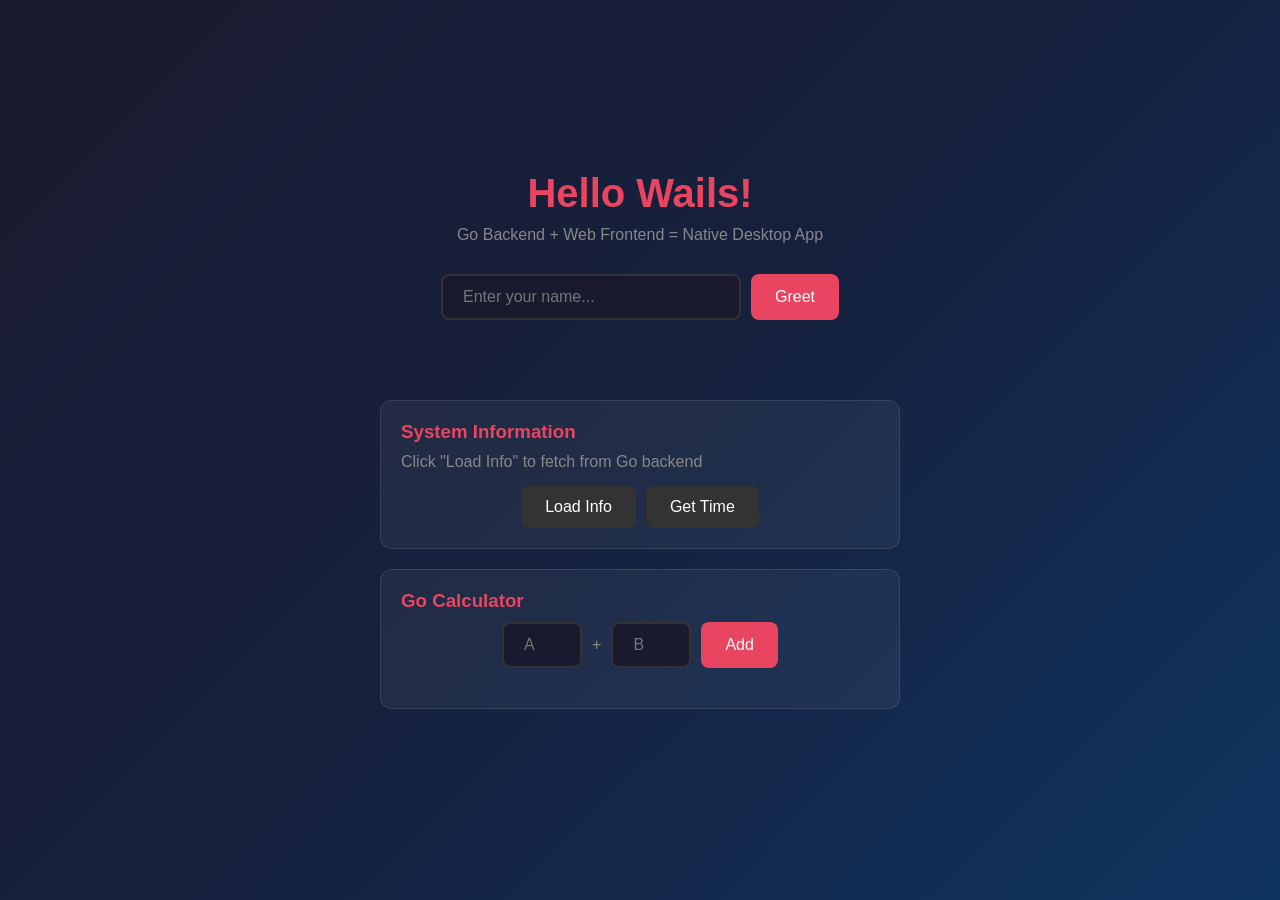
<file: week21/01_wails_intro/frontend/index.html>
<!DOCTYPE html>
<html lang="en">
<head>
    <meta charset="UTF-8">
    <meta name="viewport" content="width=device-width, initial-scale=1.0">
    <title>Hello Wails</title>
    <!--
    ========================================
    Week 21 — Lesson 1: Wails Frontend
    ========================================
    This is the frontend for our Wails application.

    Key concepts:
    - Wails injects a global runtime at window.runtime
    - Bound Go methods are available at window.go.main.StructName.MethodName()
    - All Go method calls return Promises (they're async)
    - The frontend is rendered in a native WebView, not a browser
    - You can use any web framework (React, Vue, Svelte, etc.)

    In a real Wails project, this file would be embedded into
    the Go binary using Go's embed package:

        //go:embed all:frontend
        var assets embed.FS
    -->
    <style>
        * {
            margin: 0;
            padding: 0;
            box-sizing: border-box;
        }

        body {
            font-family: -apple-system, BlinkMacSystemFont, "Segoe UI", Roboto, sans-serif;
            background: linear-gradient(135deg, #1a1a2e 0%, #16213e 50%, #0f3460 100%);
            color: #e0e0e0;
            min-height: 100vh;
            display: flex;
            align-items: center;
            justify-content: center;
        }

        .container {
            text-align: center;
            padding: 40px;
            max-width: 600px;
            width: 100%;
        }

        h1 {
            font-size: 2.5rem;
            margin-bottom: 10px;
            color: #e94560;
        }

        .subtitle {
            color: #888;
            margin-bottom: 30px;
        }

        .input-group {
            display: flex;
            gap: 10px;
            margin-bottom: 20px;
            justify-content: center;
        }

        input {
            padding: 12px 20px;
            border: 2px solid #333;
            border-radius: 8px;
            background: #1a1a2e;
            color: #e0e0e0;
            font-size: 1rem;
            width: 300px;
            outline: none;
            transition: border-color 0.3s;
        }

        input:focus {
            border-color: #e94560;
        }

        button {
            padding: 12px 24px;
            border: none;
            border-radius: 8px;
            background: #e94560;
            color: white;
            font-size: 1rem;
            cursor: pointer;
            transition: background 0.3s, transform 0.1s;
        }

        button:hover {
            background: #c73a52;
        }

        button:active {
            transform: scale(0.98);
        }

        #result {
            font-size: 1.3rem;
            margin: 20px 0;
            min-height: 40px;
            color: #53d769;
        }

        .info-card {
            background: rgba(255, 255, 255, 0.05);
            border: 1px solid rgba(255, 255, 255, 0.1);
            border-radius: 12px;
            padding: 20px;
            margin-top: 20px;
            text-align: left;
        }

        .info-card h3 {
            color: #e94560;
            margin-bottom: 10px;
        }

        .info-item {
            display: flex;
            justify-content: space-between;
            padding: 8px 0;
            border-bottom: 1px solid rgba(255, 255, 255, 0.05);
        }

        .info-item:last-child {
            border-bottom: none;
        }

        .info-label {
            color: #888;
        }

        .info-value {
            color: #e0e0e0;
            font-family: monospace;
        }

        #time-display {
            color: #888;
            margin-top: 20px;
            font-size: 0.9rem;
        }

        .buttons-row {
            display: flex;
            gap: 10px;
            justify-content: center;
            margin-top: 15px;
        }

        .btn-secondary {
            background: #333;
        }

        .btn-secondary:hover {
            background: #444;
        }
    </style>
</head>
<body>
    <div class="container">
        <h1>Hello Wails!</h1>
        <p class="subtitle">Go Backend + Web Frontend = Native Desktop App</p>

        <!-- Greeting Section -->
        <div class="input-group">
            <input type="text" id="nameInput" placeholder="Enter your name..." />
            <button onclick="greet()">Greet</button>
        </div>

        <div id="result"></div>

        <!-- System Info Section -->
        <div class="info-card">
            <h3>System Information</h3>
            <div id="systemInfo">
                <p style="color: #888;">Click "Load Info" to fetch from Go backend</p>
            </div>
            <div class="buttons-row">
                <button class="btn-secondary" onclick="loadSystemInfo()">Load Info</button>
                <button class="btn-secondary" onclick="loadTime()">Get Time</button>
            </div>
        </div>

        <!-- Calculator Section -->
        <div class="info-card">
            <h3>Go Calculator</h3>
            <div class="input-group">
                <input type="number" id="num1" placeholder="A" style="width: 80px;" />
                <span style="line-height: 45px; color: #888;">+</span>
                <input type="number" id="num2" placeholder="B" style="width: 80px;" />
                <button onclick="calculate()">Add</button>
            </div>
            <div id="calcResult" style="text-align: center; color: #53d769;"></div>
        </div>

        <div id="time-display"></div>
    </div>

    <script>
        // ========================================
        // Calling Go Functions from JavaScript
        // ========================================
        // Wails generates JavaScript bindings automatically.
        // Bound Go methods are available as:
        //   window.go.main.App.MethodName(args)
        //
        // All calls return Promises because Go-JS communication
        // is asynchronous. Use async/await or .then().

        // greet calls the Go App.Greet() method
        async function greet() {
            const name = document.getElementById("nameInput").value;
            try {
                const result = await window.go.main.App.Greet(name);
                document.getElementById("result").textContent = result;
            } catch (err) {
                document.getElementById("result").textContent = "Error: " + err;
            }
        }

        // loadSystemInfo calls Go App.GetSystemInfo()
        // which returns a map[string]string that becomes a JS object
        async function loadSystemInfo() {
            try {
                const info = await window.go.main.App.GetSystemInfo();
                const container = document.getElementById("systemInfo");
                // Clear existing content
                while (container.firstChild) {
                    container.removeChild(container.firstChild);
                }

                for (const [key, value] of Object.entries(info)) {
                    const item = document.createElement("div");
                    item.className = "info-item";

                    const labelSpan = document.createElement("span");
                    labelSpan.className = "info-label";
                    labelSpan.textContent = key;

                    const valueSpan = document.createElement("span");
                    valueSpan.className = "info-value";
                    valueSpan.textContent = value;

                    item.appendChild(labelSpan);
                    item.appendChild(valueSpan);
                    container.appendChild(item);
                }
            } catch (err) {
                console.error("Failed to load system info:", err);
            }
        }

        // loadTime calls Go App.GetTime()
        async function loadTime() {
            try {
                const time = await window.go.main.App.GetTime();
                document.getElementById("time-display").textContent = time;
            } catch (err) {
                console.error("Failed to get time:", err);
            }
        }

        // calculate calls Go App.Add() with two numbers
        async function calculate() {
            const a = parseInt(document.getElementById("num1").value) || 0;
            const b = parseInt(document.getElementById("num2").value) || 0;
            try {
                const result = await window.go.main.App.Add(a, b);
                document.getElementById("calcResult").textContent =
                    a + " + " + b + " = " + result;
            } catch (err) {
                document.getElementById("calcResult").textContent = "Error: " + err;
            }
        }

        // Allow Enter key to trigger greet
        document.getElementById("nameInput").addEventListener("keypress", function(e) {
            if (e.key === "Enter") greet();
        });
    </script>
</body>
</html>
</file>
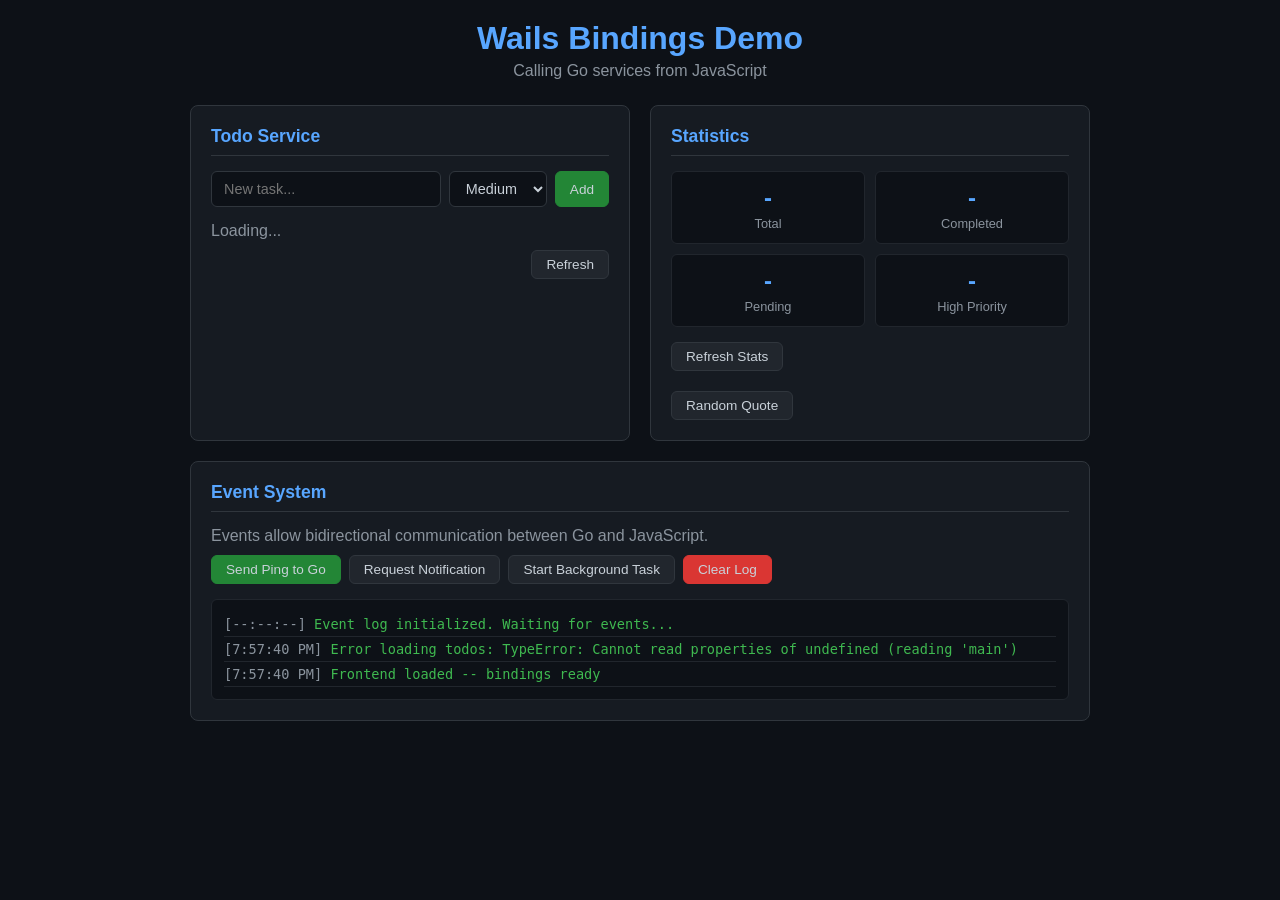
<file: week21/02_bindings/frontend/index.html>
<!DOCTYPE html>
<html lang="en">
<head>
    <meta charset="UTF-8">
    <meta name="viewport" content="width=device-width, initial-scale=1.0">
    <title>Wails Bindings Demo</title>
    <!--
    ========================================
    Week 21 — Lesson 2: Frontend Bindings
    ========================================
    This frontend demonstrates calling bound Go services:
    - TodoService: CRUD operations on todo items
    - EventService: Bidirectional event communication
    - WindowOps: Window control from JavaScript

    Binding access pattern:
      window.go.main.ServiceName.MethodName(args)

    All calls are async (return Promises).
    -->
    <style>
        * { margin: 0; padding: 0; box-sizing: border-box; }

        body {
            font-family: -apple-system, BlinkMacSystemFont, "Segoe UI", Roboto, sans-serif;
            background: #0d1117;
            color: #c9d1d9;
            padding: 20px;
        }

        h1 { text-align: center; color: #58a6ff; margin-bottom: 5px; }
        .subtitle { text-align: center; color: #8b949e; margin-bottom: 25px; }

        .grid {
            display: grid;
            grid-template-columns: 1fr 1fr;
            gap: 20px;
            max-width: 900px;
            margin: 0 auto;
        }

        .card {
            background: #161b22;
            border: 1px solid #30363d;
            border-radius: 8px;
            padding: 20px;
        }

        .card h2 {
            color: #58a6ff;
            font-size: 1.1rem;
            margin-bottom: 15px;
            padding-bottom: 8px;
            border-bottom: 1px solid #30363d;
        }

        .todo-item {
            display: flex;
            align-items: center;
            gap: 10px;
            padding: 8px 12px;
            margin: 5px 0;
            background: #0d1117;
            border-radius: 6px;
            border: 1px solid #21262d;
        }

        .todo-item.completed { opacity: 0.6; }
        .todo-item.completed .todo-title { text-decoration: line-through; }
        .todo-title { flex: 1; }

        .priority-badge {
            font-size: 0.75rem;
            padding: 2px 8px;
            border-radius: 10px;
            font-weight: 600;
        }

        .priority-high { background: #f8514933; color: #f85149; }
        .priority-medium { background: #d2992233; color: #d29922; }
        .priority-low { background: #3fb95033; color: #3fb950; }

        .btn {
            padding: 6px 14px;
            border: 1px solid #30363d;
            border-radius: 6px;
            background: #21262d;
            color: #c9d1d9;
            cursor: pointer;
            font-size: 0.85rem;
            transition: background 0.2s;
        }

        .btn:hover { background: #30363d; }
        .btn-primary { background: #238636; border-color: #238636; }
        .btn-primary:hover { background: #2ea043; }
        .btn-danger { background: #da3633; border-color: #da3633; }
        .btn-danger:hover { background: #f85149; }

        .input-row { display: flex; gap: 8px; margin-bottom: 15px; }

        input, select {
            padding: 8px 12px;
            border: 1px solid #30363d;
            border-radius: 6px;
            background: #0d1117;
            color: #c9d1d9;
            font-size: 0.9rem;
            outline: none;
        }

        input:focus, select:focus { border-color: #58a6ff; }
        input { flex: 1; }

        .stats-grid {
            display: grid;
            grid-template-columns: 1fr 1fr;
            gap: 10px;
        }

        .stat-box {
            background: #0d1117;
            border: 1px solid #21262d;
            border-radius: 6px;
            padding: 12px;
            text-align: center;
        }

        .stat-value { font-size: 1.5rem; font-weight: bold; color: #58a6ff; }
        .stat-label { font-size: 0.8rem; color: #8b949e; margin-top: 4px; }

        .event-log {
            background: #0d1117;
            border: 1px solid #21262d;
            border-radius: 6px;
            padding: 12px;
            max-height: 200px;
            overflow-y: auto;
            font-family: monospace;
            font-size: 0.85rem;
        }

        .event-log .event-entry { padding: 4px 0; border-bottom: 1px solid #21262d; }
        .event-log .event-time { color: #8b949e; }
        .event-log .event-msg { color: #3fb950; }

        .full-width { grid-column: 1 / -1; }

        .quote-box {
            background: #0d1117;
            border-left: 3px solid #58a6ff;
            padding: 15px;
            border-radius: 0 6px 6px 0;
            margin-top: 10px;
        }

        .quote-text { font-style: italic; color: #c9d1d9; margin-bottom: 5px; }
        .quote-author { color: #8b949e; font-size: 0.85rem; }
    </style>
</head>
<body>
    <h1>Wails Bindings Demo</h1>
    <p class="subtitle">Calling Go services from JavaScript</p>

    <div class="grid">
        <!-- Todo List Card -->
        <div class="card">
            <h2>Todo Service</h2>
            <div class="input-row">
                <input type="text" id="todoInput" placeholder="New task..." />
                <select id="todoPriority">
                    <option value="low">Low</option>
                    <option value="medium" selected>Medium</option>
                    <option value="high">High</option>
                </select>
                <button class="btn btn-primary" onclick="addTodo()">Add</button>
            </div>
            <div id="todoList"><p style="color: #8b949e;">Loading...</p></div>
            <div style="margin-top: 10px; text-align: right;">
                <button class="btn" onclick="refreshTodos()">Refresh</button>
            </div>
        </div>

        <!-- Stats Card -->
        <div class="card">
            <h2>Statistics</h2>
            <div id="statsGrid" class="stats-grid">
                <div class="stat-box">
                    <div class="stat-value" id="statTotal">-</div>
                    <div class="stat-label">Total</div>
                </div>
                <div class="stat-box">
                    <div class="stat-value" id="statCompleted">-</div>
                    <div class="stat-label">Completed</div>
                </div>
                <div class="stat-box">
                    <div class="stat-value" id="statPending">-</div>
                    <div class="stat-label">Pending</div>
                </div>
                <div class="stat-box">
                    <div class="stat-value" id="statHigh">-</div>
                    <div class="stat-label">High Priority</div>
                </div>
            </div>
            <div style="margin-top: 15px;">
                <button class="btn" onclick="refreshStats()">Refresh Stats</button>
            </div>
            <div style="margin-top: 20px;">
                <button class="btn" onclick="loadQuote()">Random Quote</button>
                <div id="quoteBox" class="quote-box" style="display: none;">
                    <div class="quote-text" id="quoteText"></div>
                    <div class="quote-author" id="quoteAuthor"></div>
                </div>
            </div>
        </div>

        <!-- Events Card -->
        <div class="card full-width">
            <h2>Event System</h2>
            <p style="color: #8b949e; margin-bottom: 10px;">
                Events allow bidirectional communication between Go and JavaScript.
            </p>
            <div class="input-row">
                <button class="btn btn-primary" onclick="sendPing()">Send Ping to Go</button>
                <button class="btn" onclick="requestNotification()">Request Notification</button>
                <button class="btn" onclick="startTask()">Start Background Task</button>
                <button class="btn btn-danger" onclick="clearLog()">Clear Log</button>
            </div>
            <div class="event-log" id="eventLog">
                <div class="event-entry">
                    <span class="event-time">[--:--:--]</span>
                    <span class="event-msg">Event log initialized. Waiting for events...</span>
                </div>
            </div>
        </div>
    </div>

    <script>
        // ========================================
        // Todo Service Calls
        // ========================================

        // Render a single todo item using safe DOM methods
        function createTodoElement(todo) {
            const div = document.createElement("div");
            div.className = "todo-item" + (todo.completed ? " completed" : "");

            const checkbox = document.createElement("input");
            checkbox.type = "checkbox";
            checkbox.checked = todo.completed;
            checkbox.addEventListener("change", function() { toggleTodo(todo.id); });

            const titleSpan = document.createElement("span");
            titleSpan.className = "todo-title";
            titleSpan.textContent = todo.title;

            const badge = document.createElement("span");
            badge.className = "priority-badge priority-" + todo.priority;
            badge.textContent = todo.priority;

            const deleteBtn = document.createElement("button");
            deleteBtn.className = "btn btn-danger";
            deleteBtn.textContent = "\u00d7";
            deleteBtn.addEventListener("click", function() { deleteTodo(todo.id); });

            div.appendChild(checkbox);
            div.appendChild(titleSpan);
            div.appendChild(badge);
            div.appendChild(deleteBtn);
            return div;
        }

        // Fetch and render all todos from Go backend
        async function refreshTodos() {
            try {
                const todos = await window.go.main.TodoService.GetAll();
                const container = document.getElementById("todoList");
                while (container.firstChild) {
                    container.removeChild(container.firstChild);
                }

                if (todos.length === 0) {
                    const p = document.createElement("p");
                    p.style.color = "#8b949e";
                    p.style.textAlign = "center";
                    p.textContent = "No todos yet";
                    container.appendChild(p);
                    return;
                }

                todos.forEach(function(todo) {
                    container.appendChild(createTodoElement(todo));
                });

                refreshStats();
            } catch (err) {
                logEvent("Error loading todos: " + err);
            }
        }

        async function addTodo() {
            const input = document.getElementById("todoInput");
            const priority = document.getElementById("todoPriority").value;
            const title = input.value.trim();
            if (!title) return;

            try {
                const todo = await window.go.main.TodoService.AddTodo(title, priority);
                logEvent("Added todo: \"" + todo.title + "\" (" + todo.priority + ")");
                input.value = "";
                refreshTodos();
            } catch (err) {
                logEvent("Error adding todo: " + err);
            }
        }

        async function toggleTodo(id) {
            try {
                const todo = await window.go.main.TodoService.ToggleTodo(id);
                logEvent("Toggled: \"" + todo.title + "\" -> " + (todo.completed ? "done" : "pending"));
                refreshTodos();
            } catch (err) {
                logEvent("Error toggling: " + err);
            }
        }

        async function deleteTodo(id) {
            try {
                await window.go.main.TodoService.DeleteTodo(id);
                logEvent("Deleted todo #" + id);
                refreshTodos();
            } catch (err) {
                logEvent("Error deleting: " + err);
            }
        }

        // ========================================
        // Stats
        // ========================================

        async function refreshStats() {
            try {
                const stats = await window.go.main.TodoService.GetStats();
                document.getElementById("statTotal").textContent = stats.total;
                document.getElementById("statCompleted").textContent = stats.completed;
                document.getElementById("statPending").textContent = stats.pending;
                document.getElementById("statHigh").textContent = stats.highPriority;
            } catch (err) {
                logEvent("Error loading stats: " + err);
            }
        }

        // ========================================
        // Events
        // ========================================

        function sendPing() {
            // In a real Wails app:
            // window.runtime.EventsEmit("frontend:ping", { time: new Date().toISOString() });
            logEvent("Sent ping to Go backend (frontend:ping)");
        }

        async function requestNotification() {
            try {
                await window.go.main.EventService.SendNotification(
                    "Hello!", "This is a notification from Go"
                );
                logEvent("Notification sent from Go");
            } catch (err) {
                logEvent("Error: " + err);
            }
        }

        async function startTask() {
            try {
                await window.go.main.EventService.StartBackgroundTask("Data Processing");
                logEvent("Background task started in Go");
            } catch (err) {
                logEvent("Error: " + err);
            }
        }

        // ========================================
        // Quotes
        // ========================================

        async function loadQuote() {
            try {
                const quote = await window.go.main.EventService.GetRandomQuote();
                document.getElementById("quoteBox").style.display = "block";
                document.getElementById("quoteText").textContent = "\"" + quote.text + "\"";
                document.getElementById("quoteAuthor").textContent = "-- " + quote.author;
            } catch (err) {
                logEvent("Error loading quote: " + err);
            }
        }

        // ========================================
        // Event Log Helper
        // ========================================

        function logEvent(message) {
            const log = document.getElementById("eventLog");
            const now = new Date().toLocaleTimeString();

            const entry = document.createElement("div");
            entry.className = "event-entry";

            const timeSpan = document.createElement("span");
            timeSpan.className = "event-time";
            timeSpan.textContent = "[" + now + "]";

            const msgSpan = document.createElement("span");
            msgSpan.className = "event-msg";
            msgSpan.textContent = " " + message;

            entry.appendChild(timeSpan);
            entry.appendChild(msgSpan);
            log.appendChild(entry);
            log.scrollTop = log.scrollHeight;
        }

        function clearLog() {
            const log = document.getElementById("eventLog");
            while (log.firstChild) {
                log.removeChild(log.firstChild);
            }
            logEvent("Log cleared");
        }

        // ========================================
        // Initialize
        // ========================================
        document.addEventListener("DOMContentLoaded", function() {
            refreshTodos();
            logEvent("Frontend loaded -- bindings ready");
        });

        document.getElementById("todoInput").addEventListener("keypress", function(e) {
            if (e.key === "Enter") addTodo();
        });
    </script>
</body>
</html>
</file>
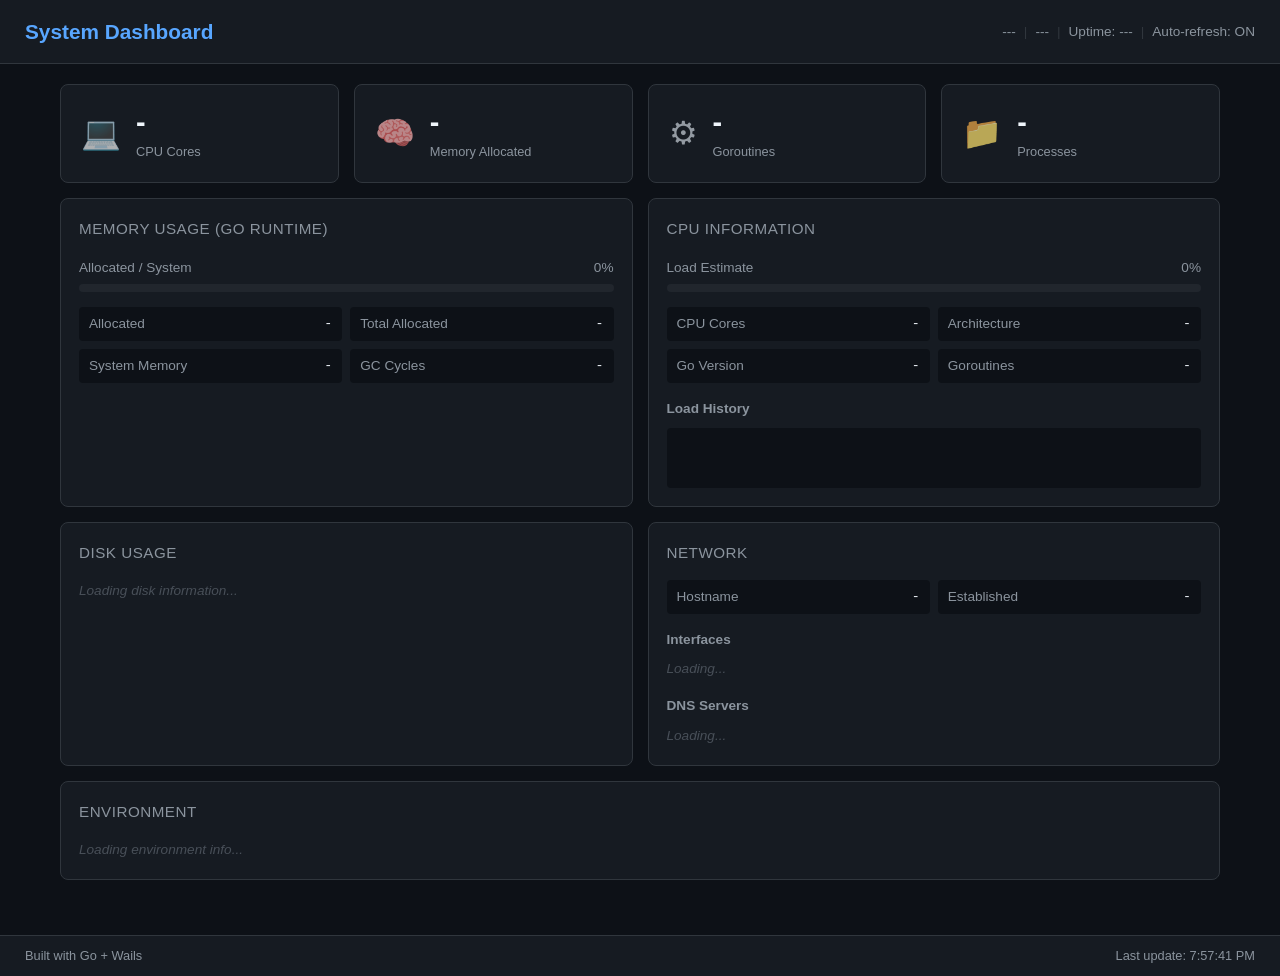
<file: week21/03_dashboard/frontend/index.html>
<!DOCTYPE html>
<html lang="en">
<head>
    <meta charset="UTF-8">
    <meta name="viewport" content="width=device-width, initial-scale=1.0">
    <title>System Dashboard</title>
    <!--
    ========================================
    Week 21 — Lesson 3: Dashboard Frontend
    ========================================
    System stats dashboard built with vanilla HTML/CSS/JS.
    Calls Go backend methods to get real system data.
    Auto-refreshes every 3 seconds.

    No external dependencies — CSS charts and progress bars
    are built with standard HTML elements.
    -->
    <link rel="stylesheet" href="style.css">
</head>
<body>
    <header>
        <h1>System Dashboard</h1>
        <div class="header-info">
            <span id="hostname">---</span>
            <span class="separator">|</span>
            <span id="osInfo">---</span>
            <span class="separator">|</span>
            <span id="uptime">Uptime: ---</span>
            <span class="separator">|</span>
            <span id="refreshStatus">Auto-refresh: ON</span>
        </div>
    </header>

    <main class="dashboard">
        <!-- Row 1: Overview Cards -->
        <section class="card-row">
            <div class="card stat-card">
                <div class="card-icon">&#x1F4BB;</div>
                <div class="card-body">
                    <div class="stat-value" id="cpuCount">-</div>
                    <div class="stat-label">CPU Cores</div>
                </div>
            </div>
            <div class="card stat-card">
                <div class="card-icon">&#x1F9E0;</div>
                <div class="card-body">
                    <div class="stat-value" id="memAlloc">-</div>
                    <div class="stat-label">Memory Allocated</div>
                </div>
            </div>
            <div class="card stat-card">
                <div class="card-icon">&#x2699;</div>
                <div class="card-body">
                    <div class="stat-value" id="goroutines">-</div>
                    <div class="stat-label">Goroutines</div>
                </div>
            </div>
            <div class="card stat-card">
                <div class="card-icon">&#x1F4C1;</div>
                <div class="card-body">
                    <div class="stat-value" id="processCount">-</div>
                    <div class="stat-label">Processes</div>
                </div>
            </div>
        </section>

        <!-- Row 2: Memory and CPU -->
        <section class="card-row two-col">
            <div class="card">
                <h2>Memory Usage (Go Runtime)</h2>
                <div class="progress-section">
                    <div class="progress-header">
                        <span>Allocated / System</span>
                        <span id="memPct">0%</span>
                    </div>
                    <div class="progress-bar">
                        <div class="progress-fill" id="memBar" style="width: 0%;"></div>
                    </div>
                </div>
                <div class="detail-grid">
                    <div class="detail-item">
                        <span class="detail-label">Allocated</span>
                        <span class="detail-value" id="memAllocDetail">-</span>
                    </div>
                    <div class="detail-item">
                        <span class="detail-label">Total Allocated</span>
                        <span class="detail-value" id="memTotalAlloc">-</span>
                    </div>
                    <div class="detail-item">
                        <span class="detail-label">System Memory</span>
                        <span class="detail-value" id="memSys">-</span>
                    </div>
                    <div class="detail-item">
                        <span class="detail-label">GC Cycles</span>
                        <span class="detail-value" id="memGC">-</span>
                    </div>
                </div>
            </div>

            <div class="card">
                <h2>CPU Information</h2>
                <div class="progress-section">
                    <div class="progress-header">
                        <span>Load Estimate</span>
                        <span id="cpuPct">0%</span>
                    </div>
                    <div class="progress-bar">
                        <div class="progress-fill cpu-fill" id="cpuBar" style="width: 0%;"></div>
                    </div>
                </div>
                <div class="detail-grid">
                    <div class="detail-item">
                        <span class="detail-label">CPU Cores</span>
                        <span class="detail-value" id="cpuCoresDetail">-</span>
                    </div>
                    <div class="detail-item">
                        <span class="detail-label">Architecture</span>
                        <span class="detail-value" id="cpuArch">-</span>
                    </div>
                    <div class="detail-item">
                        <span class="detail-label">Go Version</span>
                        <span class="detail-value" id="goVersion">-</span>
                    </div>
                    <div class="detail-item">
                        <span class="detail-label">Goroutines</span>
                        <span class="detail-value" id="goroutinesDetail">-</span>
                    </div>
                </div>
                <!-- Simple bar chart for CPU history -->
                <h3 style="margin-top: 15px; color: #8b949e; font-size: 0.85rem;">Load History</h3>
                <div class="bar-chart" id="cpuChart"></div>
            </div>
        </section>

        <!-- Row 3: Disk and Network -->
        <section class="card-row two-col">
            <div class="card">
                <h2>Disk Usage</h2>
                <div id="diskList">
                    <p class="placeholder">Loading disk information...</p>
                </div>
            </div>

            <div class="card">
                <h2>Network</h2>
                <div class="detail-grid" id="networkDetails">
                    <div class="detail-item">
                        <span class="detail-label">Hostname</span>
                        <span class="detail-value" id="netHostname">-</span>
                    </div>
                    <div class="detail-item">
                        <span class="detail-label">Established</span>
                        <span class="detail-value" id="netEstablished">-</span>
                    </div>
                </div>
                <h3 style="margin-top: 15px; color: #8b949e; font-size: 0.85rem;">Interfaces</h3>
                <div id="interfaceList" class="tag-list">
                    <span class="placeholder">Loading...</span>
                </div>
                <h3 style="margin-top: 15px; color: #8b949e; font-size: 0.85rem;">DNS Servers</h3>
                <div id="dnsList" class="tag-list">
                    <span class="placeholder">Loading...</span>
                </div>
            </div>
        </section>

        <!-- Row 4: Environment -->
        <section class="card-row">
            <div class="card full-width">
                <h2>Environment</h2>
                <div class="env-grid" id="envGrid">
                    <p class="placeholder">Loading environment info...</p>
                </div>
            </div>
        </section>
    </main>

    <footer>
        <span>Built with Go + Wails</span>
        <span id="lastUpdate">Last update: ---</span>
    </footer>

    <script>
        // ========================================
        // Dashboard Update Functions
        // ========================================

        let refreshInterval = null;

        // Update system overview cards
        async function updateOverview() {
            try {
                const info = await window.go.main.DashboardApp.GetSystemOverview();
                document.getElementById("hostname").textContent = info.hostname;
                document.getElementById("osInfo").textContent = info.os + " " + info.arch;
                document.getElementById("uptime").textContent = "Uptime: " + info.uptime;
                document.getElementById("cpuCount").textContent = info.numCPU;
                document.getElementById("goroutines").textContent = info.numGoroutine;
            } catch (err) {
                console.error("Failed to update overview:", err);
            }
        }

        // Update memory statistics
        async function updateMemory() {
            try {
                const mem = await window.go.main.DashboardApp.GetMemoryStats();
                document.getElementById("memAlloc").textContent = mem.alloc;
                document.getElementById("memPct").textContent = mem.usedPct + "%";
                document.getElementById("memBar").style.width = mem.usedPct + "%";
                document.getElementById("memAllocDetail").textContent = mem.alloc;
                document.getElementById("memTotalAlloc").textContent = mem.totalAlloc;
                document.getElementById("memSys").textContent = mem.sys;
                document.getElementById("memGC").textContent = mem.numGC;

                // Color the bar based on usage
                const bar = document.getElementById("memBar");
                if (mem.usedPct > 80) {
                    bar.className = "progress-fill danger";
                } else if (mem.usedPct > 60) {
                    bar.className = "progress-fill warning";
                } else {
                    bar.className = "progress-fill";
                }
            } catch (err) {
                console.error("Failed to update memory:", err);
            }
        }

        // Update CPU information
        async function updateCPU() {
            try {
                const cpu = await window.go.main.DashboardApp.GetCPUSnapshot();
                const overview = await window.go.main.DashboardApp.GetSystemOverview();

                var pct = Math.round(cpu.usageEstimate);
                document.getElementById("cpuPct").textContent = pct + "%";
                document.getElementById("cpuBar").style.width = pct + "%";
                document.getElementById("cpuCoresDetail").textContent = cpu.numCPU;
                document.getElementById("cpuArch").textContent = overview.arch;
                document.getElementById("goVersion").textContent = overview.goVersion;
                document.getElementById("goroutinesDetail").textContent = cpu.goroutines;

                // Update history chart
                updateCPUChart(cpu);
            } catch (err) {
                console.error("Failed to update CPU:", err);
            }
        }

        // CPU history buffer for the bar chart
        var cpuHistory = [];

        function updateCPUChart(snapshot) {
            cpuHistory.push(snapshot);
            if (cpuHistory.length > 15) {
                cpuHistory.shift();
            }

            var chart = document.getElementById("cpuChart");
            while (chart.firstChild) {
                chart.removeChild(chart.firstChild);
            }

            cpuHistory.forEach(function(point) {
                var bar = document.createElement("div");
                bar.className = "chart-bar";
                var height = Math.max(2, point.usageEstimate);
                bar.style.height = height + "%";
                bar.title = point.time + ": " + Math.round(point.usageEstimate) + "%";
                chart.appendChild(bar);
            });
        }

        // Update disk usage
        async function updateDisk() {
            try {
                var disks = await window.go.main.DashboardApp.GetDiskUsage();
                var container = document.getElementById("diskList");
                while (container.firstChild) {
                    container.removeChild(container.firstChild);
                }

                disks.forEach(function(disk) {
                    var item = document.createElement("div");
                    item.className = "disk-item";

                    var header = document.createElement("div");
                    header.className = "disk-header";

                    var mount = document.createElement("span");
                    mount.className = "disk-mount";
                    mount.textContent = disk.mount;

                    var usage = document.createElement("span");
                    usage.className = "disk-usage";
                    usage.textContent = disk.used + " / " + disk.total;

                    header.appendChild(mount);
                    header.appendChild(usage);

                    var progressBar = document.createElement("div");
                    progressBar.className = "progress-bar";

                    var fill = document.createElement("div");
                    var pct = parseInt(disk.usedPercent) || 0;
                    fill.className = "progress-fill";
                    if (pct > 90) {
                        fill.className += " danger";
                    } else if (pct > 75) {
                        fill.className += " warning";
                    }
                    fill.style.width = pct + "%";

                    progressBar.appendChild(fill);

                    item.appendChild(header);
                    item.appendChild(progressBar);
                    container.appendChild(item);
                });
            } catch (err) {
                console.error("Failed to update disk:", err);
            }
        }

        // Update network info
        async function updateNetwork() {
            try {
                var net = await window.go.main.DashboardApp.GetNetworkInfo();
                document.getElementById("netHostname").textContent = net.hostname;

                if (net.connections && net.connections.established) {
                    document.getElementById("netEstablished").textContent = net.connections.established;
                }

                // Render interfaces as tags
                var ifaceList = document.getElementById("interfaceList");
                while (ifaceList.firstChild) {
                    ifaceList.removeChild(ifaceList.firstChild);
                }
                if (net.interfaces) {
                    net.interfaces.forEach(function(iface) {
                        var tag = document.createElement("span");
                        tag.className = "tag";
                        tag.textContent = iface;
                        ifaceList.appendChild(tag);
                    });
                }

                // Render DNS servers
                var dnsList = document.getElementById("dnsList");
                while (dnsList.firstChild) {
                    dnsList.removeChild(dnsList.firstChild);
                }
                if (net.dnsServers && net.dnsServers.length > 0) {
                    net.dnsServers.forEach(function(dns) {
                        var tag = document.createElement("span");
                        tag.className = "tag";
                        tag.textContent = dns;
                        dnsList.appendChild(tag);
                    });
                } else {
                    var none = document.createElement("span");
                    none.className = "placeholder";
                    none.textContent = "None detected";
                    dnsList.appendChild(none);
                }
            } catch (err) {
                console.error("Failed to update network:", err);
            }
        }

        // Update process info
        async function updateProcesses() {
            try {
                var procs = await window.go.main.DashboardApp.GetProcessInfo();
                document.getElementById("processCount").textContent = procs.total;
            } catch (err) {
                console.error("Failed to update processes:", err);
            }
        }

        // Update environment info
        async function updateEnvironment() {
            try {
                var env = await window.go.main.DashboardApp.GetEnvironmentInfo();
                var grid = document.getElementById("envGrid");
                while (grid.firstChild) {
                    grid.removeChild(grid.firstChild);
                }

                var items = [
                    ["User", env.user],
                    ["Home", env.home],
                    ["Shell", env.shell],
                    ["GOROOT", env.goRoot],
                    ["GOPATH", env.goPath || "(default)"],
                    ["Temp Dir", env.tempDir]
                ];

                items.forEach(function(pair) {
                    var item = document.createElement("div");
                    item.className = "env-item";

                    var label = document.createElement("span");
                    label.className = "env-label";
                    label.textContent = pair[0];

                    var value = document.createElement("span");
                    value.className = "env-value";
                    value.textContent = pair[1];

                    item.appendChild(label);
                    item.appendChild(value);
                    grid.appendChild(item);
                });
            } catch (err) {
                console.error("Failed to update environment:", err);
            }
        }

        // ========================================
        // Refresh All
        // ========================================

        async function refreshAll() {
            await Promise.all([
                updateOverview(),
                updateMemory(),
                updateCPU(),
                updateProcesses()
            ]);

            document.getElementById("lastUpdate").textContent =
                "Last update: " + new Date().toLocaleTimeString();
        }

        // ========================================
        // Initialize
        // ========================================

        document.addEventListener("DOMContentLoaded", function() {
            // Initial full load
            refreshAll();
            updateDisk();
            updateNetwork();
            updateEnvironment();

            // Auto-refresh fast-changing stats every 3 seconds
            refreshInterval = setInterval(refreshAll, 3000);

            // Refresh slow-changing stats every 30 seconds
            setInterval(function() {
                updateDisk();
                updateNetwork();
            }, 30000);
        });

        // Listen for events from Go backend (for real-time updates)
        // In a real Wails app:
        // window.runtime.EventsOn("stats:memory", function(mem) {
        //     // Update memory display directly from event data
        // });
        // window.runtime.EventsOn("stats:cpu", function(cpu) {
        //     // Update CPU display directly from event data
        // });
    </script>
</body>
</html>
</file>
<file: week21/03_dashboard/frontend/style.css>
/* ========================================
   Week 21 — Lesson 3: Dashboard Styles
   ========================================
   Clean, dark-themed dashboard CSS.
   No external dependencies — all styling is self-contained.
   Uses CSS Grid and Flexbox for responsive layout.
*/

/* ========================================
   Reset and Base Styles
   ======================================== */

* {
    margin: 0;
    padding: 0;
    box-sizing: border-box;
}

body {
    font-family: -apple-system, BlinkMacSystemFont, "Segoe UI", Roboto,
        "Helvetica Neue", Arial, sans-serif;
    background: #0d1117;
    color: #c9d1d9;
    line-height: 1.6;
    min-height: 100vh;
}

/* ========================================
   Header
   ======================================== */

header {
    background: #161b22;
    border-bottom: 1px solid #30363d;
    padding: 15px 25px;
    display: flex;
    justify-content: space-between;
    align-items: center;
}

header h1 {
    font-size: 1.3rem;
    color: #58a6ff;
    font-weight: 600;
}

.header-info {
    display: flex;
    gap: 8px;
    align-items: center;
    font-size: 0.85rem;
    color: #8b949e;
}

.separator {
    color: #30363d;
}

/* ========================================
   Dashboard Layout
   ======================================== */

.dashboard {
    max-width: 1200px;
    margin: 0 auto;
    padding: 20px;
}

.card-row {
    display: grid;
    grid-template-columns: repeat(4, 1fr);
    gap: 15px;
    margin-bottom: 15px;
}

.card-row.two-col {
    grid-template-columns: 1fr 1fr;
}

/* ========================================
   Cards
   ======================================== */

.card {
    background: #161b22;
    border: 1px solid #30363d;
    border-radius: 8px;
    padding: 18px;
    transition: border-color 0.2s;
}

.card:hover {
    border-color: #484f58;
}

.card h2 {
    font-size: 0.95rem;
    color: #8b949e;
    margin-bottom: 15px;
    font-weight: 500;
    text-transform: uppercase;
    letter-spacing: 0.5px;
}

.card.full-width {
    grid-column: 1 / -1;
}

/* ========================================
   Stat Cards (top row)
   ======================================== */

.stat-card {
    display: flex;
    align-items: center;
    gap: 15px;
    padding: 20px;
}

.card-icon {
    font-size: 2rem;
    opacity: 0.7;
}

.stat-value {
    font-size: 1.8rem;
    font-weight: 700;
    color: #f0f6fc;
    line-height: 1.2;
}

.stat-label {
    font-size: 0.8rem;
    color: #8b949e;
    margin-top: 2px;
}

/* ========================================
   Progress Bars
   ======================================== */

.progress-section {
    margin-bottom: 15px;
}

.progress-header {
    display: flex;
    justify-content: space-between;
    font-size: 0.85rem;
    color: #8b949e;
    margin-bottom: 6px;
}

.progress-bar {
    background: #21262d;
    border-radius: 4px;
    height: 8px;
    overflow: hidden;
}

.progress-fill {
    height: 100%;
    border-radius: 4px;
    background: linear-gradient(90deg, #238636, #3fb950);
    transition: width 0.5s ease;
}

.progress-fill.warning {
    background: linear-gradient(90deg, #9e6a03, #d29922);
}

.progress-fill.danger {
    background: linear-gradient(90deg, #da3633, #f85149);
}

.progress-fill.cpu-fill {
    background: linear-gradient(90deg, #1f6feb, #58a6ff);
}

/* ========================================
   Detail Grid
   ======================================== */

.detail-grid {
    display: grid;
    grid-template-columns: 1fr 1fr;
    gap: 8px;
}

.detail-item {
    display: flex;
    justify-content: space-between;
    padding: 6px 10px;
    background: #0d1117;
    border-radius: 4px;
    font-size: 0.85rem;
}

.detail-label {
    color: #8b949e;
}

.detail-value {
    color: #f0f6fc;
    font-family: "SF Mono", Monaco, "Cascadia Code", monospace;
    font-size: 0.83rem;
}

/* ========================================
   Bar Chart (CSS-only)
   ======================================== */

.bar-chart {
    display: flex;
    align-items: flex-end;
    gap: 3px;
    height: 60px;
    margin-top: 8px;
    padding: 5px;
    background: #0d1117;
    border-radius: 4px;
}

.chart-bar {
    flex: 1;
    background: linear-gradient(180deg, #58a6ff, #1f6feb);
    border-radius: 2px 2px 0 0;
    min-height: 2px;
    transition: height 0.3s ease;
}

/* ========================================
   Disk Items
   ======================================== */

.disk-item {
    margin-bottom: 12px;
}

.disk-item:last-child {
    margin-bottom: 0;
}

.disk-header {
    display: flex;
    justify-content: space-between;
    font-size: 0.85rem;
    margin-bottom: 4px;
}

.disk-mount {
    color: #f0f6fc;
    font-family: "SF Mono", Monaco, monospace;
}

.disk-usage {
    color: #8b949e;
}

/* ========================================
   Tags
   ======================================== */

.tag-list {
    display: flex;
    flex-wrap: wrap;
    gap: 6px;
    margin-top: 8px;
}

.tag {
    background: #21262d;
    border: 1px solid #30363d;
    border-radius: 12px;
    padding: 3px 10px;
    font-size: 0.8rem;
    font-family: "SF Mono", Monaco, monospace;
    color: #c9d1d9;
}

/* ========================================
   Environment Grid
   ======================================== */

.env-grid {
    display: grid;
    grid-template-columns: repeat(3, 1fr);
    gap: 8px;
}

.env-item {
    display: flex;
    flex-direction: column;
    padding: 10px 12px;
    background: #0d1117;
    border-radius: 4px;
}

.env-label {
    font-size: 0.75rem;
    color: #8b949e;
    text-transform: uppercase;
    letter-spacing: 0.5px;
    margin-bottom: 4px;
}

.env-value {
    font-size: 0.85rem;
    color: #f0f6fc;
    font-family: "SF Mono", Monaco, monospace;
    word-break: break-all;
}

/* ========================================
   Footer
   ======================================== */

footer {
    background: #161b22;
    border-top: 1px solid #30363d;
    padding: 10px 25px;
    display: flex;
    justify-content: space-between;
    font-size: 0.8rem;
    color: #8b949e;
    margin-top: 20px;
}

/* ========================================
   Utility
   ======================================== */

.placeholder {
    color: #484f58;
    font-style: italic;
    font-size: 0.85rem;
}

/* ========================================
   Responsive
   ======================================== */

@media (max-width: 900px) {
    .card-row {
        grid-template-columns: 1fr 1fr;
    }

    .card-row.two-col {
        grid-template-columns: 1fr;
    }

    .env-grid {
        grid-template-columns: 1fr 1fr;
    }
}

@media (max-width: 600px) {
    .card-row {
        grid-template-columns: 1fr;
    }

    .env-grid {
        grid-template-columns: 1fr;
    }

    header {
        flex-direction: column;
        gap: 8px;
    }

    .header-info {
        flex-wrap: wrap;
        justify-content: center;
    }
}
</file>
